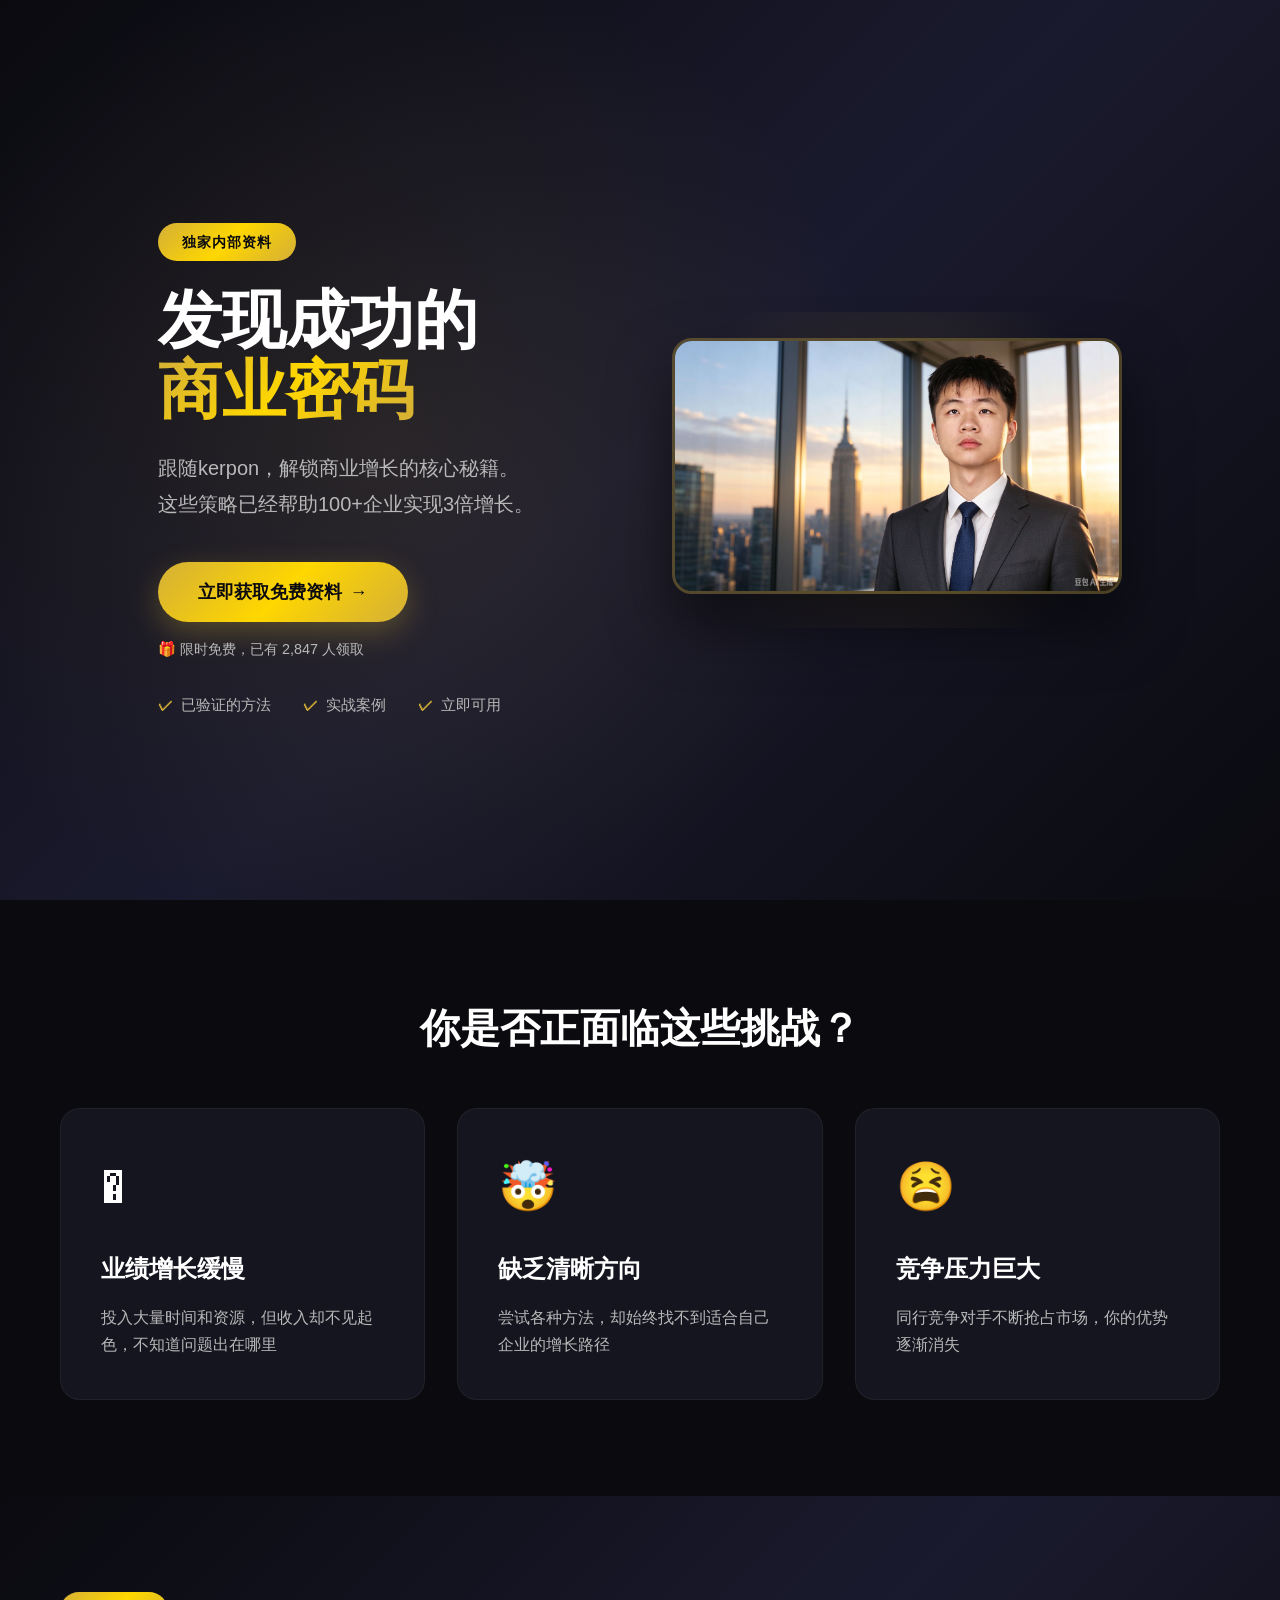
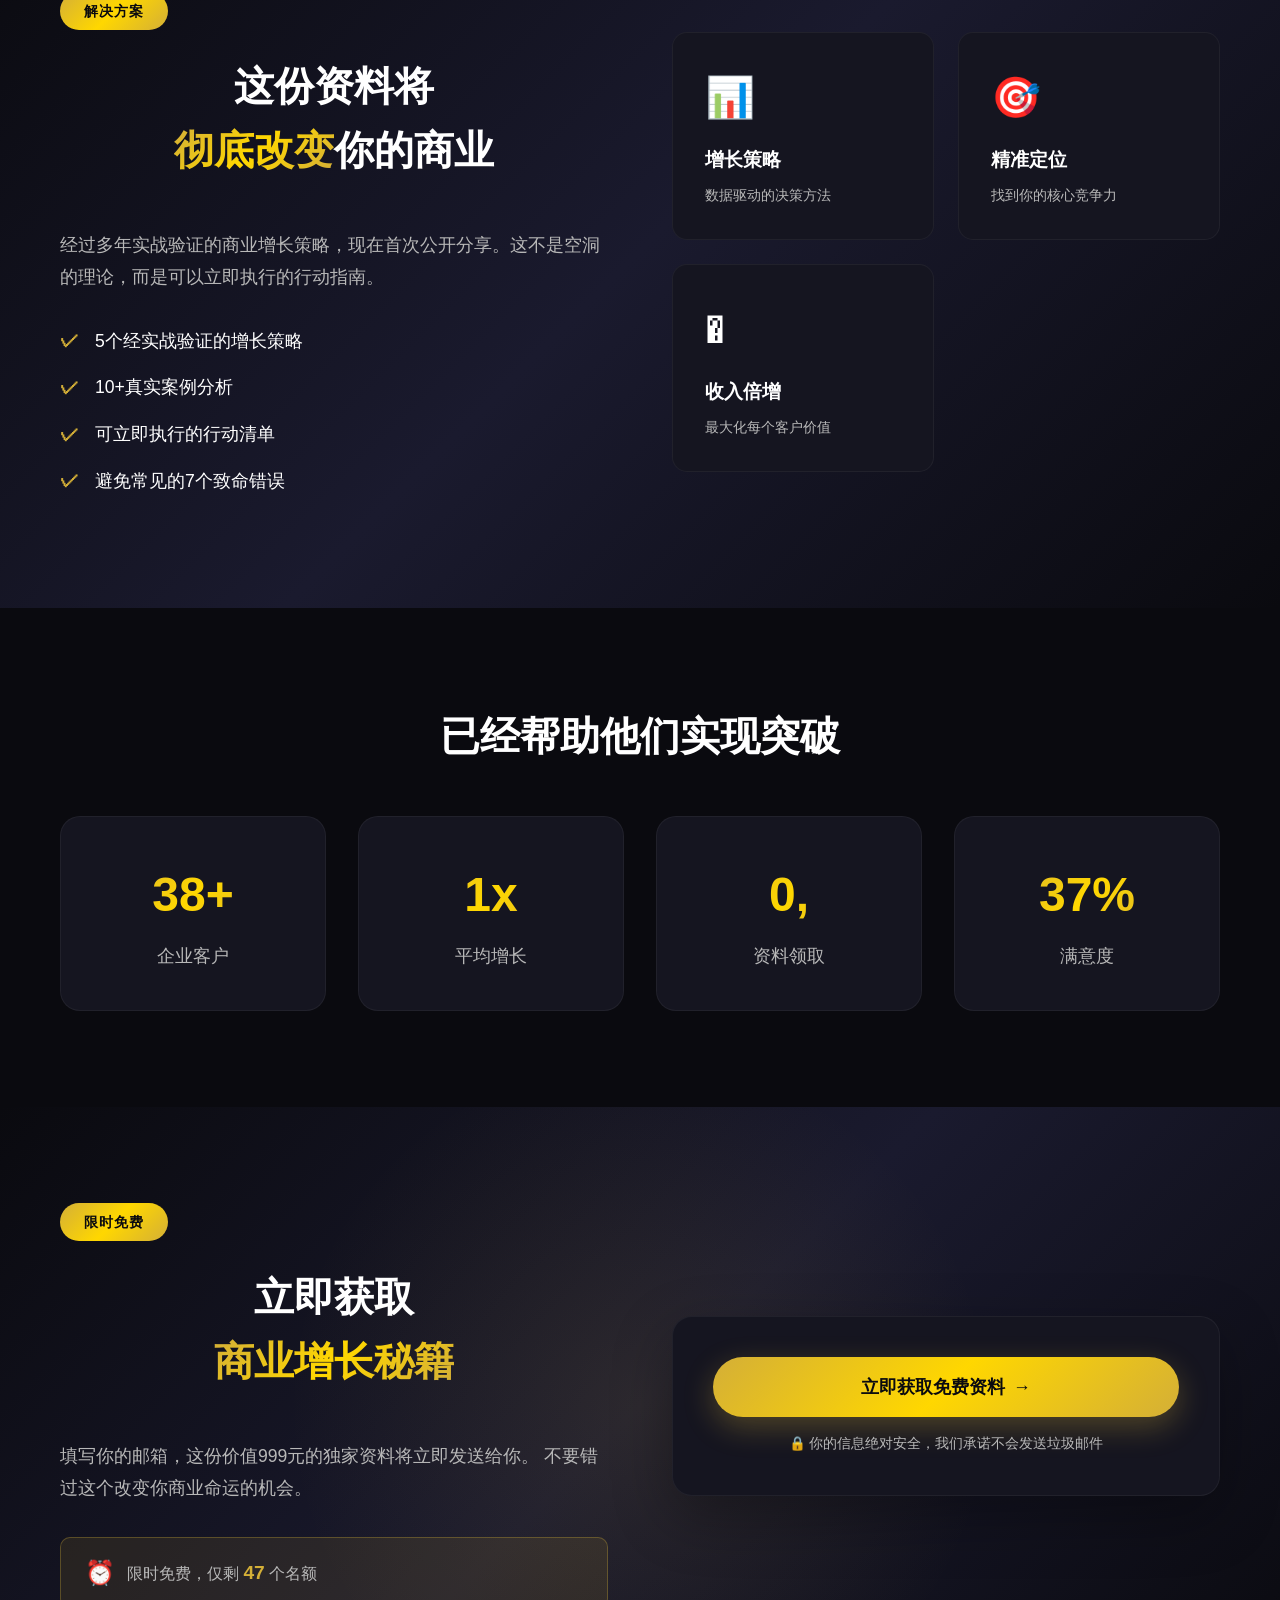
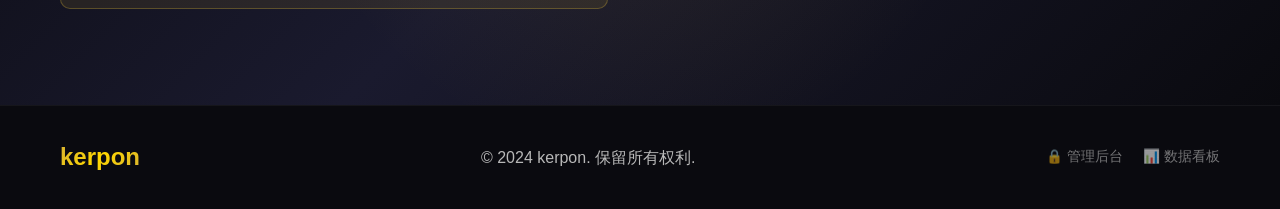
<file: index.html>
<!DOCTYPE html>
<html lang="zh-CN">
<head>
    <meta charset="UTF-8">
    <meta name="viewport" content="width=device-width, initial-scale=1.0">
    <title>kerpon - 商业领袖 | 独家商业秘籍</title>
    <link rel="stylesheet" href="styles.css">
</head>
<body>
    <!-- 英雄区 -->
    <section class="hero">
        <div class="hero-bg"></div>
        <div class="container">
            <div class="hero-content">
                <div class="badge">独家内部资料</div>
                <h1 class="hero-title">
                    发现成功的<br>
                    <span class="highlight">商业密码</span>
                </h1>
                <p class="hero-subtitle">
                    跟随kerpon，解锁商业增长的核心秘籍。<br>
                    这些策略已经帮助100+企业实现3倍增长。
                </p>
                <div class="hero-cta">
                    <a href="pdf-form.html" class="btn btn-primary">
                        立即获取免费资料
                        <span class="btn-arrow">→</span>
                    </a>
                    <p class="cta-note">🎁 限时免费，已有 2,847 人领取</p>
                </div>
                <div class="trust-badges">
                    <div class="trust-item">
                        <span class="trust-icon">✓</span>
                        <span>已验证的方法</span>
                    </div>
                    <div class="trust-item">
                        <span class="trust-icon">✓</span>
                        <span>实战案例</span>
                    </div>
                    <div class="trust-item">
                        <span class="trust-icon">✓</span>
                        <span>立即可用</span>
                    </div>
                </div>
            </div>
            <div class="hero-image">
                <div class="image-frame">
                    <img src="生成领导风范西服图 (1).png" alt="kerpon - 商业领袖" class="person-photo">
                    <div class="glow-effect"></div>
                </div>
            </div>
        </div>
    </section>

    <!-- 痛点区 -->
    <section class="pain-points">
        <div class="container">
            <h2 class="section-title">你是否正面临这些挑战？</h2>
            <div class="pain-grid">
                <div class="pain-card">
                    <div class="pain-icon">�</div>
                    <h3>业绩增长缓慢</h3>
                    <p>投入大量时间和资源，但收入却不见起色，不知道问题出在哪里</p>
                </div>
                <div class="pain-card">
                    <div class="pain-icon">🤯</div>
                    <h3>缺乏清晰方向</h3>
                    <p>尝试各种方法，却始终找不到适合自己企业的增长路径</p>
                </div>
                <div class="pain-card">
                    <div class="pain-icon">😫</div>
                    <h3>竞争压力巨大</h3>
                    <p>同行竞争对手不断抢占市场，你的优势逐渐消失</p>
                </div>
            </div>
        </div>
    </section>

    <!-- 解决方案 -->
    <section class="solution">
        <div class="container">
            <div class="solution-content">
                <div class="solution-text">
                    <div class="badge">解决方案</div>
                    <h2 class="section-title">
                        这份资料将<br>
                        <span class="highlight">彻底改变</span>你的商业
                    </h2>
                    <p class="solution-description">
                        经过多年实战验证的商业增长策略，现在首次公开分享。这不是空洞的理论，而是可以立即执行的行动指南。
                    </p>
                    <ul class="solution-features">
                        <li>
                            <span class="check-icon">✓</span>
                            <span>5个经实战验证的增长策略</span>
                        </li>
                        <li>
                            <span class="check-icon">✓</span>
                            <span>10+真实案例分析</span>
                        </li>
                        <li>
                            <span class="check-icon">✓</span>
                            <span>可立即执行的行动清单</span>
                        </li>
                        <li>
                            <span class="check-icon">✓</span>
                            <span>避免常见的7个致命错误</span>
                        </li>
                    </ul>
                </div>
                <div class="solution-visual">
                    <div class="feature-preview">
                        <div class="preview-card">
                            <div class="preview-icon">📊</div>
                            <h4>增长策略</h4>
                            <p>数据驱动的决策方法</p>
                        </div>
                        <div class="preview-card">
                            <div class="preview-icon">🎯</div>
                            <h4>精准定位</h4>
                            <p>找到你的核心竞争力</p>
                        </div>
                        <div class="preview-card">
                            <div class="preview-icon">�</div>
                            <h4>收入倍增</h4>
                            <p>最大化每个客户价值</p>
                        </div>
                    </div>
                </div>
            </div>
        </div>
    </section>

    <!-- 社会证明 -->
    <section class="social-proof">
        <div class="container">
            <h2 class="section-title">已经帮助他们实现突破</h2>
            <div class="stats-grid">
                <div class="stat-card">
                    <div class="stat-number">100+</div>
                    <div class="stat-label">企业客户</div>
                </div>
                <div class="stat-card">
                    <div class="stat-number">3x</div>
                    <div class="stat-label">平均增长</div>
                </div>
                <div class="stat-card">
                    <div class="stat-number">2,847</div>
                    <div class="stat-label">资料领取</div>
                </div>
                <div class="stat-card">
                    <div class="stat-number">98%</div>
                    <div class="stat-label">满意度</div>
                </div>
            </div>
        </div>
    </section>

    <!-- CTA区 - 引流资料 -->
    <section id="lead-magnet" class="lead-magnet">
        <div class="container">
            <div class="lead-magnet-content">
                <div class="lead-magnet-text">
                    <div class="badge">限时免费</div>
                    <h2 class="section-title">
                        立即获取<br>
                        <span class="highlight">商业增长秘籍</span>
                    </h2>
                    <p class="lead-description">
                        填写你的邮箱，这份价值999元的独家资料将立即发送给你。
                        不要错过这个改变你商业命运的机会。
                    </p>
                    <div class="urgency">
                        <span class="urgency-icon">⏰</span>
                        <span>限时免费，仅剩 <strong>47</strong> 个名额</span>
                    </div>
                </div>
                <div class="lead-magnet-form">
                    <a href="pdf-form.html" class="btn btn-primary btn-full">
                        立即获取免费资料
                        <span class="btn-arrow">→</span>
                    </a>
                    <p class="form-note">
                        🔒 你的信息绝对安全，我们承诺不会发送垃圾邮件
                    </p>
                </div>
            </div>
        </div>
    </section>

    <!-- 页脚 -->
    <footer class="footer">
        <div class="container">
            <div class="footer-content">
                <div class="footer-brand">kerpon</div>
                <p class="footer-text">© 2024 kerpon. 保留所有权利.</p>
                <div class="footer-links">
                    <a href="admin-dashboard.html" class="admin-link">🔒 管理后台</a>
                    <a href="dashboard.html" class="admin-link">📊 数据看板</a>
                </div>
            </div>
        </div>
    </footer>

    <script src="script.js"></script>
</body>
</html>
</file>
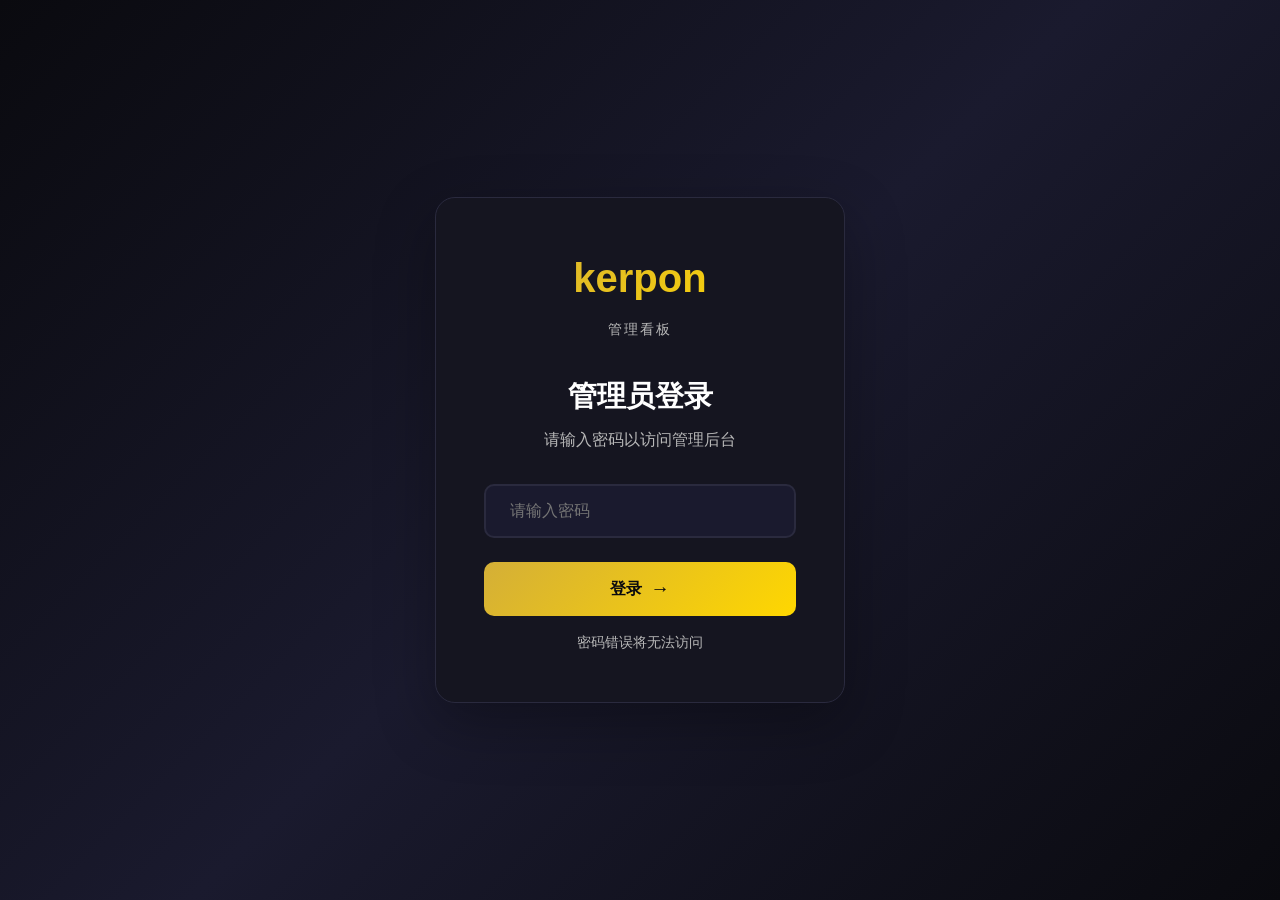
<file: admin-dashboard.html>
<!DOCTYPE html>
<html lang="zh-CN">
<head>
    <meta charset="UTF-8">
    <meta name="viewport" content="width=device-width, initial-scale=1.0">
    <title>管理看板 - kerpon</title>
    <link rel="stylesheet" href="admin-styles.css">
    <script src="supabase-config.js"></script>
    <script src="supabase-client.js"></script>
    <script src="generate-form-data.js"></script>
    <script src="insert-form-data.js"></script>
</head>
<body>
    <!-- 密码验证界面 -->
    <div id="login-screen" class="login-screen">
        <div class="login-container">
            <div class="login-content">
                <div class="login-logo">
                    <div class="logo-text">kerpon</div>
                    <div class="logo-subtitle">管理看板</div>
                </div>
                <h2 class="login-title">管理员登录</h2>
                <p class="login-subtitle">请输入密码以访问管理后台</p>
                <form id="login-form">
                    <div class="form-group">
                        <input type="password" id="admin-password" placeholder="请输入密码" required>
                    </div>
                    <button type="submit" class="btn btn-primary">
                        <span class="btn-text">登录</span>
                        <span class="btn-icon">→</span>
                    </button>
                    <p class="login-note">密码错误将无法访问</p>
                </form>
            </div>
        </div>
    </div>

    <!-- 管理看板界面 -->
    <div id="dashboard-screen" class="dashboard-screen" style="display: none;">
        <!-- 导航栏 -->
        <nav class="navbar">
            <div class="container">
                <div class="nav-brand">kerpon管理看板</div>
                <div class="nav-actions">
                    <button id="refresh-btn" class="btn btn-secondary">
                        <span class="btn-icon">↻</span>
                        <span>刷新数据</span>
                    </button>
                    <button id="generate-data-btn" class="btn btn-primary">
                        <span class="btn-icon">🔄</span>
                        <span>生成数据</span>
                    </button>
                    <button id="logout-btn" class="btn btn-danger">
                        <span class="btn-icon">✕</span>
                        <span>退出登录</span>
                    </button>
                </div>
            </div>
        </nav>

        <!-- 统计卡片 -->
        <section class="stats-section">
            <div class="container">
                <div class="stats-grid">
                    <div class="stat-card">
                        <div class="stat-icon">📋</div>
                        <div class="stat-info">
                            <div class="stat-number" id="total-submissions">0</div>
                            <div class="stat-label">总提交数</div>
                        </div>
                    </div>
                    <div class="stat-card">
                        <div class="stat-icon">📅</div>
                        <div class="stat-info">
                            <div class="stat-number" id="today-submissions">0</div>
                            <div class="stat-label">今日提交</div>
                        </div>
                    </div>
                    <div class="stat-card">
                        <div class="stat-icon">🏢</div>
                        <div class="stat-info">
                            <div class="stat-number" id="company-submissions">0</div>
                            <div class="stat-label">企业客户</div>
                        </div>
                    </div>
                    <div class="stat-card">
                        <div class="stat-icon">📈</div>
                        <div class="stat-info">
                            <div class="stat-number" id="conversion-rate">0%</div>
                            <div class="stat-label">转化率</div>
                        </div>
                    </div>
                </div>
            </div>
        </section>

        <!-- 数据表格 -->
        <section class="data-section">
            <div class="container">
                <div class="section-header">
                    <h2 class="section-title">表单提交记录</h2>
                    <div class="filter-controls">
                        <input type="text" id="search-input" placeholder="搜索姓名、邮箱或公司...">
                        <select id="filter-industry">
                            <option value="">所有行业</option>
                            <option value="tech">科技/互联网</option>
                            <option value="finance">金融</option>
                            <option value="retail">零售/电商</option>
                            <option value="manufacturing">制造业</option>
                            <option value="service">服务业</option>
                            <option value="education">教育</option>
                            <option value="healthcare">医疗健康</option>
                            <option value="other">其他</option>
                        </select>
                    </div>
                </div>
                
                <div class="table-container">
                    <table class="data-table">
                        <thead>
                            <tr>
                                <th>ID</th>
                                <th>姓名</th>
                                <th>联系方式</th>
                                <th>公司</th>
                                <th>行业</th>
                                <th>业务类型</th>
                                <th>提交时间</th>
                                <th>操作</th>
                            </tr>
                        </thead>
                        <tbody id="submissions-table-body">
                            <tr>
                                <td colspan="8" class="loading-row">
                                    <div class="loading-spinner"></div>
                                    <p>加载数据中...</p>
                                </td>
                            </tr>
                        </tbody>
                    </table>
                </div>

                <!-- 分页 -->
                <div class="pagination">
                    <button id="prev-page" class="pagination-btn" disabled>上一页</button>
                    <span class="page-info">第 <span id="current-page">1</span> 页</span>
                    <button id="next-page" class="pagination-btn" disabled>下一页</button>
                </div>
            </div>
        </section>

        <!-- 详情模态框 -->
        <div id="detail-modal" class="modal">
            <div class="modal-content">
                <div class="modal-header">
                    <h3>详细信息</h3>
                    <button class="modal-close">&times;</button>
                </div>
                <div class="modal-body" id="modal-body">
                    <!-- 动态内容 -->
                </div>
            </div>
        </div>
    </div>

    <script src="admin-script.js"></script>
</body>
</html>
</file>
<file: styles.css>
* {
    margin: 0;
    padding: 0;
    box-sizing: border-box;
}

:root {
    --primary-color: #d4af37;
    --primary-hover: #c9a227;
    --secondary-color: #1a1a2e;
    --accent-color: #ffd700;
    --text-primary: #ffffff;
    --text-secondary: #b8b8b8;
    --bg-dark: #0a0a0f;
    --bg-card: #151520;
    --bg-gradient: linear-gradient(135deg, #0a0a0f 0%, #1a1a2e 50%, #0a0a0f 100%);
    --gold-gradient: linear-gradient(135deg, #d4af37 0%, #ffd700 50%, #d4af37 100%);
}

body {
    font-family: -apple-system, BlinkMacSystemFont, 'Segoe UI', Roboto, 'Helvetica Neue', Arial, sans-serif;
    line-height: 1.6;
    color: var(--text-primary);
    background-color: var(--bg-dark);
    overflow-x: hidden;
}

.container {
    max-width: 1200px;
    margin: 0 auto;
    padding: 0 20px;
}

/* 徽章 */
.badge {
    display: inline-block;
    padding: 0.5rem 1.5rem;
    background: var(--gold-gradient);
    color: var(--bg-dark);
    font-weight: 700;
    font-size: 0.875rem;
    border-radius: 50px;
    margin-bottom: 1.5rem;
    text-transform: uppercase;
    letter-spacing: 1px;
}

/* 英雄区 */
.hero {
    min-height: 100vh;
    display: flex;
    align-items: center;
    position: relative;
    padding: 120px 0 80px;
    overflow: hidden;
}

.hero-bg {
    position: absolute;
    top: 0;
    left: 0;
    right: 0;
    bottom: 0;
    background: var(--bg-gradient);
    z-index: -1;
}

.hero-bg::before {
    content: '';
    position: absolute;
    top: 0;
    left: 0;
    right: 0;
    bottom: 0;
    background: radial-gradient(circle at 30% 50%, rgba(212, 175, 55, 0.1) 0%, transparent 50%);
}

.hero .container {
    display: grid;
    grid-template-columns: 1fr 1fr;
    gap: 4rem;
    align-items: center;
}

.hero-title {
    font-size: 4rem;
    font-weight: 800;
    margin-bottom: 1.5rem;
    line-height: 1.1;
    color: var(--text-primary);
}

.highlight {
    background: var(--gold-gradient);
    -webkit-background-clip: text;
    -webkit-text-fill-color: transparent;
    background-clip: text;
}

.hero-subtitle {
    font-size: 1.25rem;
    color: var(--text-secondary);
    margin-bottom: 2.5rem;
    line-height: 1.8;
}

.hero-cta {
    margin-bottom: 2rem;
}

.btn {
    display: inline-flex;
    align-items: center;
    justify-content: center;
    padding: 1rem 2.5rem;
    border-radius: 50px;
    text-decoration: none;
    font-weight: 700;
    font-size: 1.1rem;
    transition: all 0.3s;
    border: none;
    cursor: pointer;
    gap: 0.5rem;
}

.btn-primary {
    background: var(--gold-gradient);
    color: var(--bg-dark);
    box-shadow: 0 10px 30px rgba(212, 175, 55, 0.3);
}

.btn-primary:hover {
    transform: translateY(-3px);
    box-shadow: 0 15px 40px rgba(212, 175, 55, 0.4);
}

.btn-arrow {
    transition: transform 0.3s;
}

.btn-primary:hover .btn-arrow {
    transform: translateX(5px);
}

.btn-full {
    width: 100%;
}

.cta-note {
    margin-top: 1rem;
    color: var(--text-secondary);
    font-size: 0.9rem;
}

.trust-badges {
    display: flex;
    gap: 2rem;
    flex-wrap: wrap;
}

.trust-item {
    display: flex;
    align-items: center;
    gap: 0.5rem;
    color: var(--text-secondary);
    font-size: 0.95rem;
}

.trust-icon {
    color: var(--primary-color);
    font-weight: bold;
}

.hero-image {
    display: flex;
    justify-content: center;
    align-items: center;
}

.image-frame {
    position: relative;
    width: 100%;
    max-width: 450px;
}

.person-photo {
    width: 100%;
    height: auto;
    border-radius: 20px;
    box-shadow: 0 30px 60px rgba(0, 0, 0, 0.5);
    border: 3px solid rgba(212, 175, 55, 0.3);
}

.glow-effect {
    position: absolute;
    top: 50%;
    left: 50%;
    transform: translate(-50%, -50%);
    width: 120%;
    height: 120%;
    background: radial-gradient(circle, rgba(212, 175, 55, 0.2) 0%, transparent 70%);
    z-index: -1;
    animation: pulse 3s ease-in-out infinite;
}

@keyframes pulse {
    0%, 100% {
        opacity: 0.5;
        transform: translate(-50%, -50%) scale(1);
    }
    50% {
        opacity: 0.8;
        transform: translate(-50%, -50%) scale(1.05);
    }
}

/* 痛点区 */
.pain-points {
    padding: 6rem 0;
    background: var(--bg-dark);
}

.section-title {
    font-size: 2.5rem;
    font-weight: 800;
    margin-bottom: 3rem;
    text-align: center;
    color: var(--text-primary);
}

.pain-grid {
    display: grid;
    grid-template-columns: repeat(auto-fit, minmax(300px, 1fr));
    gap: 2rem;
}

.pain-card {
    background: var(--bg-card);
    padding: 2.5rem;
    border-radius: 20px;
    border: 1px solid rgba(255, 255, 255, 0.05);
    transition: all 0.3s;
}

.pain-card:hover {
    transform: translateY(-5px);
    border-color: rgba(212, 175, 55, 0.3);
    box-shadow: 0 20px 40px rgba(0, 0, 0, 0.3);
}

.pain-icon {
    font-size: 3rem;
    margin-bottom: 1.5rem;
}

.pain-card h3 {
    font-size: 1.5rem;
    margin-bottom: 1rem;
    color: var(--text-primary);
}

.pain-card p {
    color: var(--text-secondary);
    line-height: 1.7;
}

/* 解决方案 */
.solution {
    padding: 6rem 0;
    background: var(--bg-gradient);
}

.solution-content {
    display: grid;
    grid-template-columns: 1fr 1fr;
    gap: 4rem;
    align-items: center;
}

.solution-description {
    color: var(--text-secondary);
    font-size: 1.1rem;
    line-height: 1.8;
    margin-bottom: 2rem;
}

.solution-features {
    list-style: none;
}

.solution-features li {
    display: flex;
    align-items: center;
    gap: 1rem;
    margin-bottom: 1rem;
    color: var(--text-primary);
    font-size: 1.1rem;
}

.check-icon {
    color: var(--primary-color);
    font-weight: bold;
    font-size: 1.2rem;
}

.feature-preview {
    display: grid;
    grid-template-columns: repeat(2, 1fr);
    gap: 1.5rem;
}

.preview-card {
    background: var(--bg-card);
    padding: 2rem;
    border-radius: 15px;
    border: 1px solid rgba(255, 255, 255, 0.05);
    transition: all 0.3s;
}

.preview-card:hover {
    border-color: rgba(212, 175, 55, 0.3);
    transform: translateY(-5px);
}

.preview-icon {
    font-size: 2.5rem;
    margin-bottom: 1rem;
}

.preview-card h4 {
    font-size: 1.2rem;
    margin-bottom: 0.5rem;
    color: var(--text-primary);
}

.preview-card p {
    color: var(--text-secondary);
    font-size: 0.9rem;
}

/* 社会证明 */
.social-proof {
    padding: 6rem 0;
    background: var(--bg-dark);
}

.stats-grid {
    display: grid;
    grid-template-columns: repeat(auto-fit, minmax(200px, 1fr));
    gap: 2rem;
}

.stat-card {
    background: var(--bg-card);
    padding: 2.5rem;
    border-radius: 20px;
    text-align: center;
    border: 1px solid rgba(255, 255, 255, 0.05);
    transition: all 0.3s;
}

.stat-card:hover {
    border-color: rgba(212, 175, 55, 0.3);
    transform: translateY(-5px);
}

.stat-number {
    font-size: 3rem;
    font-weight: 800;
    background: var(--gold-gradient);
    -webkit-background-clip: text;
    -webkit-text-fill-color: transparent;
    background-clip: text;
    margin-bottom: 0.5rem;
}

.stat-label {
    color: var(--text-secondary);
    font-size: 1.1rem;
}

/* 引流资料区 */
.lead-magnet {
    padding: 6rem 0;
    background: var(--bg-gradient);
    position: relative;
}

.lead-magnet::before {
    content: '';
    position: absolute;
    top: 0;
    left: 0;
    right: 0;
    bottom: 0;
    background: radial-gradient(circle at 50% 50%, rgba(212, 175, 55, 0.1) 0%, transparent 50%);
}

.lead-magnet-content {
    display: grid;
    grid-template-columns: 1fr 1fr;
    gap: 4rem;
    align-items: center;
    position: relative;
    z-index: 1;
}

.lead-description {
    color: var(--text-secondary);
    font-size: 1.1rem;
    line-height: 1.8;
    margin-bottom: 2rem;
}

.urgency {
    display: flex;
    align-items: center;
    gap: 0.75rem;
    color: var(--text-secondary);
    font-size: 1rem;
    padding: 1rem 1.5rem;
    background: rgba(212, 175, 55, 0.1);
    border-radius: 10px;
    border: 1px solid rgba(212, 175, 55, 0.3);
}

.urgency-icon {
    font-size: 1.5rem;
}

.urgency strong {
    color: var(--primary-color);
    font-size: 1.2rem;
}

.lead-magnet-form {
    background: var(--bg-card);
    padding: 2.5rem;
    border-radius: 20px;
    border: 1px solid rgba(255, 255, 255, 0.05);
    box-shadow: 0 20px 60px rgba(0, 0, 0, 0.3);
}

.form-group {
    margin-bottom: 1.5rem;
}

.form-group input {
    width: 100%;
    padding: 1rem 1.5rem;
    background: rgba(255, 255, 255, 0.05);
    border: 2px solid rgba(255, 255, 255, 0.1);
    border-radius: 10px;
    font-size: 1rem;
    color: var(--text-primary);
    font-family: inherit;
    transition: all 0.3s;
}

.form-group input::placeholder {
    color: var(--text-secondary);
}

.form-group input:focus {
    outline: none;
    border-color: var(--primary-color);
    background: rgba(255, 255, 255, 0.08);
}

.form-note {
    margin-top: 1rem;
    color: var(--text-secondary);
    font-size: 0.85rem;
    text-align: center;
}

/* 页脚 */
.footer {
    background: var(--bg-dark);
    border-top: 1px solid rgba(255, 255, 255, 0.05);
    padding: 2rem 0;
}

.footer-content {
    display: flex;
    justify-content: space-between;
    align-items: center;
}

.footer-brand {
    font-size: 1.5rem;
    font-weight: 700;
    background: var(--gold-gradient);
    -webkit-background-clip: text;
    -webkit-text-fill-color: transparent;
    background-clip: text;
}

.footer-text {
    color: var(--text-secondary);
}

.admin-link {
    color: var(--text-secondary);
    text-decoration: none;
    font-size: 0.85rem;
    opacity: 0.6;
    transition: all 0.3s;
    margin-left: 10px;
}

.admin-link:hover {
    opacity: 1;
    color: var(--primary-color);
}

.footer-links {
    display: flex;
    gap: 10px;
}

/* 响应式设计 */
@media (max-width: 968px) {
    .hero .container,
    .solution-content,
    .lead-magnet-content {
        grid-template-columns: 1fr;
        gap: 3rem;
    }

    .hero-image {
        order: -1;
    }

    .hero-title {
        font-size: 3rem;
    }

    .hero {
        padding: 100px 0 60px;
    }
}

@media (max-width: 768px) {
    .hero-title {
        font-size: 2.5rem;
    }

    .section-title {
        font-size: 2rem;
    }

    .feature-preview {
        grid-template-columns: 1fr;
    }

    .stats-grid {
        grid-template-columns: repeat(2, 1fr);
    }

    .trust-badges {
        flex-direction: column;
        gap: 1rem;
    }

    .hero {
        padding: 80px 0 40px;
    }
}

@media (max-width: 480px) {
    .hero-title {
        font-size: 2rem;
    }

    .hero-subtitle {
        font-size: 1rem;
    }

    .stats-grid {
        grid-template-columns: 1fr;
    }

    .footer-content {
        flex-direction: column;
        gap: 1rem;
        text-align: center;
    }

    .pain-grid {
        grid-template-columns: 1fr;
    }
}

/* 滚动动画 */
.fade-in {
    opacity: 0;
    transform: translateY(30px);
    transition: all 0.6s ease-out;
}

.fade-in.visible {
    opacity: 1;
    transform: translateY(0);
}
</file>
<file: admin-styles.css>
* {
    margin: 0;
    padding: 0;
    box-sizing: border-box;
}

:root {
    --primary-color: #d4af37;
    --primary-hover: #c9a227;
    --secondary-color: #1a1a2e;
    --accent-color: #ffd700;
    --text-primary: #ffffff;
    --text-secondary: #b8b8b8;
    --bg-dark: #0a0a0f;
    --bg-card: #151520;
    --bg-light: #1a1a2e;
    --border-color: #2a2a3e;
    --success-color: #10b981;
    --danger-color: #ef4444;
    --warning-color: #f59e0b;
}

body {
    font-family: -apple-system, BlinkMacSystemFont, 'Segoe UI', Roboto, 'Helvetica Neue', Arial, sans-serif;
    line-height: 1.6;
    color: var(--text-primary);
    background-color: var(--bg-dark);
    min-height: 100vh;
}

.container {
    max-width: 1400px;
    margin: 0 auto;
    padding: 0 20px;
}

/* 登录界面 */
.login-screen {
    min-height: 100vh;
    display: flex;
    align-items: center;
    justify-content: center;
    background: linear-gradient(135deg, #0a0a0f 0%, #1a1a2e 50%, #0a0a0f 100%);
}

.login-container {
    width: 100%;
    max-width: 450px;
    padding: 20px;
}

.login-content {
    background: var(--bg-card);
    padding: 3rem;
    border-radius: 20px;
    border: 1px solid var(--border-color);
    box-shadow: 0 20px 60px rgba(0, 0, 0, 0.3);
}

.login-logo {
    text-align: center;
    margin-bottom: 2rem;
}

.logo-text {
    font-size: 2.5rem;
    font-weight: 800;
    background: linear-gradient(135deg, #d4af37, #ffd700);
    -webkit-background-clip: text;
    -webkit-text-fill-color: transparent;
    background-clip: text;
}

.logo-subtitle {
    font-size: 0.9rem;
    color: var(--text-secondary);
    letter-spacing: 2px;
    text-transform: uppercase;
    margin-top: 0.5rem;
}

.login-title {
    font-size: 1.8rem;
    font-weight: 700;
    text-align: center;
    margin-bottom: 0.5rem;
}

.login-subtitle {
    text-align: center;
    color: var(--text-secondary);
    margin-bottom: 2rem;
}

.form-group {
    margin-bottom: 1.5rem;
}

.form-group input {
    width: 100%;
    padding: 1rem 1.5rem;
    background: var(--bg-light);
    border: 2px solid var(--border-color);
    border-radius: 10px;
    font-size: 1rem;
    color: var(--text-primary);
    font-family: inherit;
    transition: all 0.3s;
}

.form-group input:focus {
    outline: none;
    border-color: var(--primary-color);
    box-shadow: 0 0 0 3px rgba(212, 175, 55, 0.1);
}

.btn {
    display: inline-flex;
    align-items: center;
    justify-content: center;
    gap: 0.5rem;
    padding: 1rem 2rem;
    border-radius: 10px;
    font-weight: 600;
    font-size: 1rem;
    cursor: pointer;
    transition: all 0.3s;
    border: none;
    width: 100%;
}

.btn-primary {
    background: linear-gradient(135deg, #d4af37, #ffd700);
    color: var(--bg-dark);
}

.btn-primary:hover {
    transform: translateY(-2px);
    box-shadow: 0 10px 30px rgba(212, 175, 55, 0.3);
}

.btn-secondary {
    background: var(--bg-light);
    color: var(--text-primary);
    border: 2px solid var(--border-color);
    width: auto;
}

.btn-secondary:hover {
    border-color: var(--primary-color);
}

.btn-danger {
    background: var(--danger-color);
    color: white;
    width: auto;
}

.btn-danger:hover {
    background: #dc2626;
}

.btn-icon {
    font-size: 1.2rem;
}

.login-note {
    text-align: center;
    color: var(--text-secondary);
    font-size: 0.85rem;
    margin-top: 1rem;
}

/* 管理看板 */
.dashboard-screen {
    display: block;
}

.navbar {
    background: var(--bg-card);
    border-bottom: 1px solid var(--border-color);
    padding: 1rem 0;
    position: sticky;
    top: 0;
    z-index: 100;
}

.navbar .container {
    display: flex;
    justify-content: space-between;
    align-items: center;
}

.nav-brand {
    font-size: 1.5rem;
    font-weight: 700;
    background: linear-gradient(135deg, #d4af37, #ffd700);
    -webkit-background-clip: text;
    -webkit-text-fill-color: transparent;
    background-clip: text;
}

.nav-actions {
    display: flex;
    gap: 1rem;
}

/* 统计区 */
.stats-section {
    padding: 2rem 0;
}

.stats-grid {
    display: grid;
    grid-template-columns: repeat(auto-fit, minmax(250px, 1fr));
    gap: 1.5rem;
}

.stat-card {
    background: var(--bg-card);
    padding: 1.5rem;
    border-radius: 15px;
    border: 1px solid var(--border-color);
    display: flex;
    align-items: center;
    gap: 1rem;
    transition: all 0.3s;
}

.stat-card:hover {
    border-color: var(--primary-color);
    transform: translateY(-2px);
}

.stat-icon {
    font-size: 2.5rem;
}

.stat-number {
    font-size: 2rem;
    font-weight: 800;
    background: linear-gradient(135deg, #d4af37, #ffd700);
    -webkit-background-clip: text;
    -webkit-text-fill-color: transparent;
    background-clip: text;
}

.stat-label {
    color: var(--text-secondary);
    font-size: 0.9rem;
}

/* 数据区 */
.data-section {
    padding: 2rem 0;
}

.section-header {
    display: flex;
    justify-content: space-between;
    align-items: center;
    margin-bottom: 1.5rem;
    flex-wrap: wrap;
    gap: 1rem;
}

.section-title {
    font-size: 1.5rem;
    font-weight: 700;
}

.filter-controls {
    display: flex;
    gap: 1rem;
}

.filter-controls input,
.filter-controls select {
    padding: 0.75rem 1rem;
    background: var(--bg-card);
    border: 1px solid var(--border-color);
    border-radius: 8px;
    color: var(--text-primary);
    font-size: 0.9rem;
}

.filter-controls input {
    width: 300px;
}

.table-container {
    background: var(--bg-card);
    border-radius: 15px;
    border: 1px solid var(--border-color);
    overflow: hidden;
}

.data-table {
    width: 100%;
    border-collapse: collapse;
}

.data-table thead {
    background: var(--bg-light);
}

.data-table th {
    padding: 1rem;
    text-align: left;
    font-weight: 600;
    color: var(--text-secondary);
    font-size: 0.9rem;
    border-bottom: 1px solid var(--border-color);
}

.data-table td {
    padding: 1rem;
    border-bottom: 1px solid var(--border-color);
}

.data-table tbody tr:hover {
    background: var(--bg-light);
}

.data-table tbody tr:last-child td {
    border-bottom: none;
}

.loading-row {
    text-align: center;
    padding: 3rem !important;
}

.loading-spinner {
    width: 40px;
    height: 40px;
    border: 3px solid var(--border-color);
    border-top-color: var(--primary-color);
    border-radius: 50%;
    animation: spin 1s linear infinite;
    margin: 0 auto 1rem;
}

@keyframes spin {
    to { transform: rotate(360deg); }
}

/* 分页 */
.pagination {
    display: flex;
    justify-content: center;
    align-items: center;
    gap: 1rem;
    margin-top: 1.5rem;
}

.pagination-btn {
    padding: 0.5rem 1.5rem;
    background: var(--bg-card);
    border: 1px solid var(--border-color);
    border-radius: 8px;
    color: var(--text-primary);
    cursor: pointer;
    transition: all 0.3s;
}

.pagination-btn:hover:not(:disabled) {
    border-color: var(--primary-color);
}

.pagination-btn:disabled {
    opacity: 0.5;
    cursor: not-allowed;
}

.page-info {
    color: var(--text-secondary);
}

/* 模态框 */
.modal {
    display: none;
    position: fixed;
    top: 0;
    left: 0;
    right: 0;
    bottom: 0;
    background: rgba(0, 0, 0, 0.8);
    z-index: 1000;
    align-items: center;
    justify-content: center;
}

.modal.active {
    display: flex;
}

.modal-content {
    background: var(--bg-card);
    border-radius: 20px;
    max-width: 800px;
    width: 90%;
    max-height: 90vh;
    overflow-y: auto;
    border: 1px solid var(--border-color);
}

.modal-header {
    display: flex;
    justify-content: space-between;
    align-items: center;
    padding: 1.5rem;
    border-bottom: 1px solid var(--border-color);
}

.modal-header h3 {
    font-size: 1.5rem;
    font-weight: 700;
}

.modal-close {
    background: none;
    border: none;
    color: var(--text-secondary);
    font-size: 2rem;
    cursor: pointer;
    transition: color 0.3s;
}

.modal-close:hover {
    color: var(--text-primary);
}

.modal-body {
    padding: 1.5rem;
}

.detail-row {
    display: flex;
    margin-bottom: 1rem;
    padding-bottom: 1rem;
    border-bottom: 1px solid var(--border-color);
}

.detail-row:last-child {
    border-bottom: none;
}

.detail-label {
    width: 150px;
    font-weight: 600;
    color: var(--text-secondary);
}

.detail-value {
    flex: 1;
    color: var(--text-primary);
}

/* 响应式设计 */
@media (max-width: 768px) {
    .section-header {
        flex-direction: column;
        align-items: flex-start;
    }

    .filter-controls {
        width: 100%;
        flex-direction: column;
    }

    .filter-controls input {
        width: 100%;
    }

    .data-table {
        font-size: 0.85rem;
    }

    .data-table th,
    .data-table td {
        padding: 0.75rem 0.5rem;
    }

    .nav-actions {
        flex-direction: column;
    }

    .nav-actions .btn {
        width: 100%;
    }
}

@media (max-width: 480px) {
    .login-content {
        padding: 2rem;
    }

    .stats-grid {
        grid-template-columns: 1fr;
    }

    .table-container {
        overflow-x: auto;
    }

    .data-table {
        min-width: 600px;
    }
}
</file>
